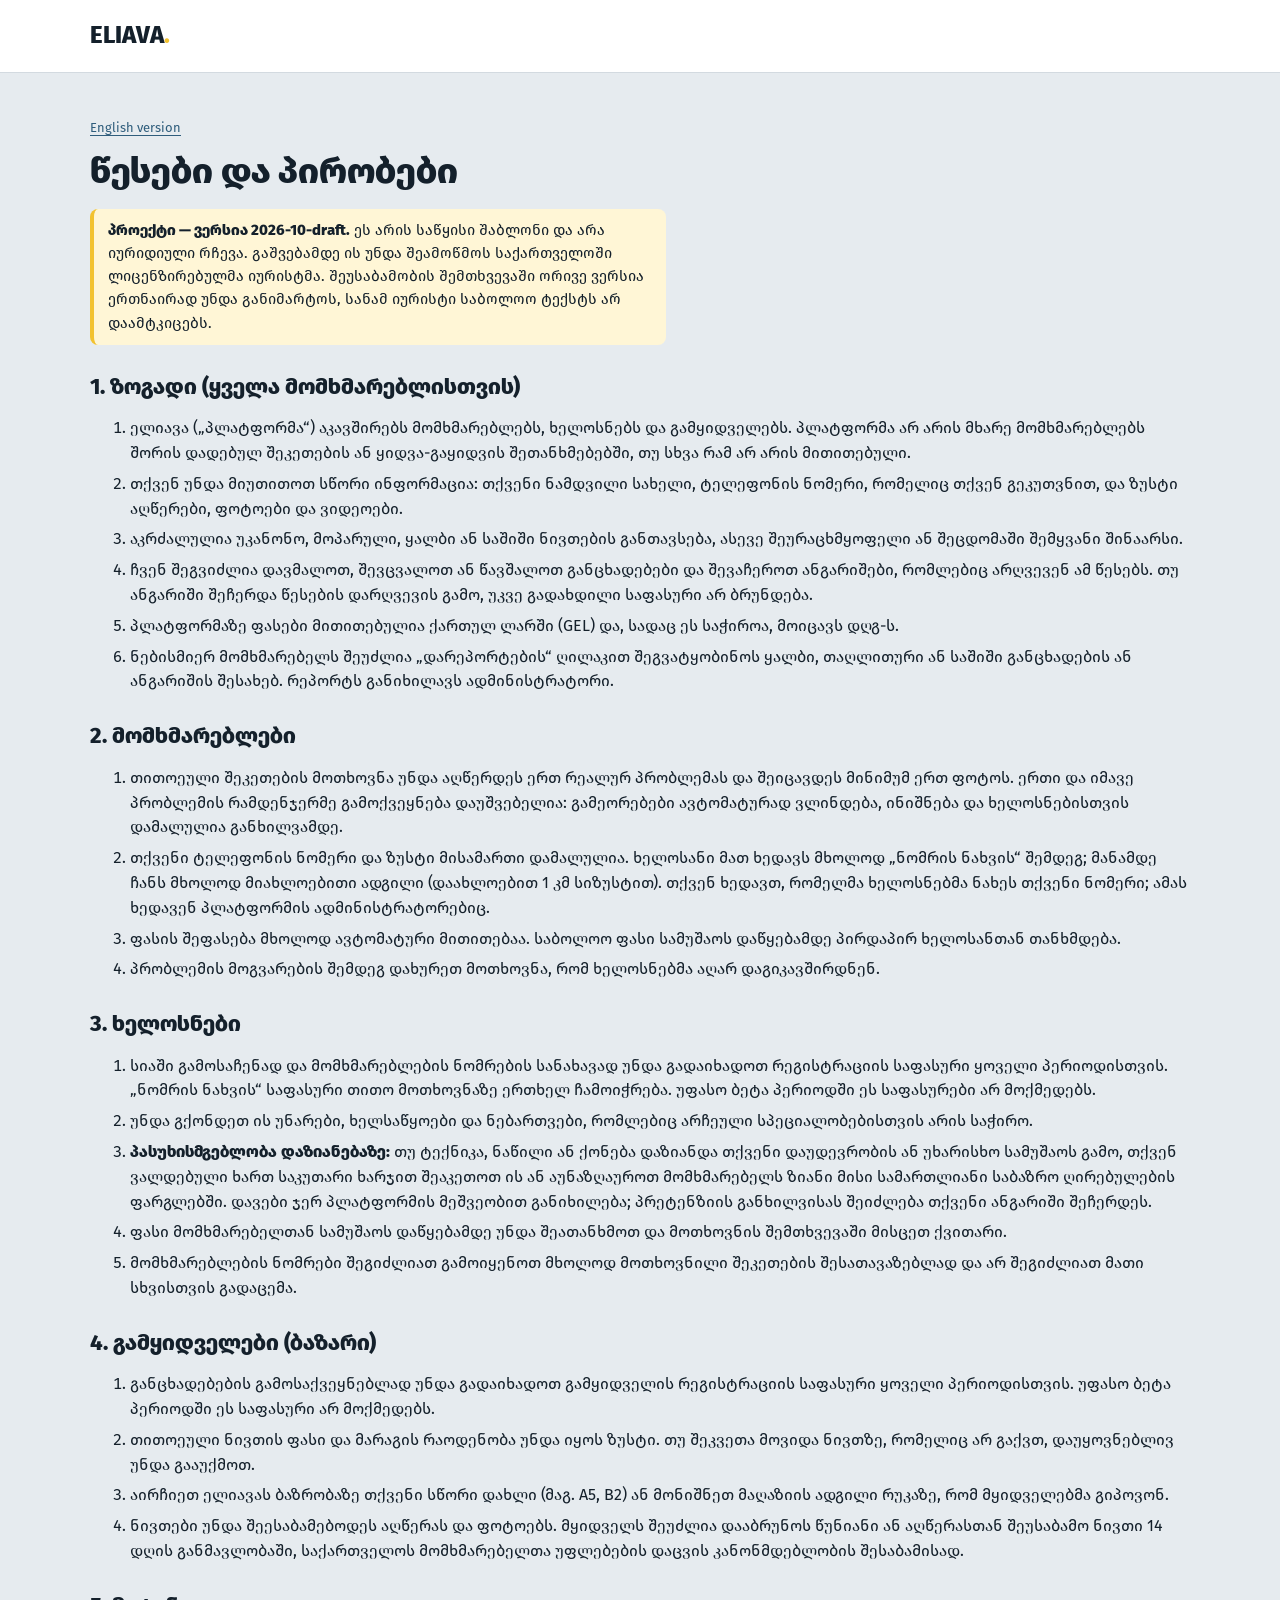
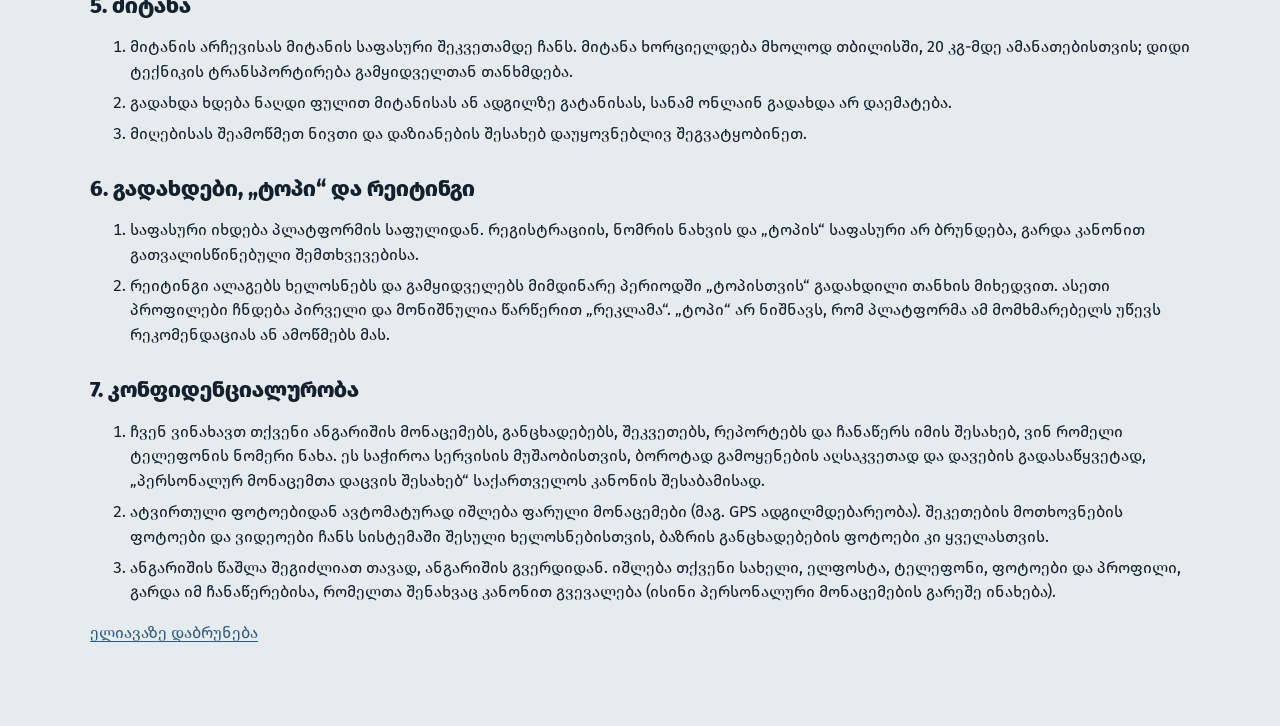
<file: web/terms-ka.html>
<!doctype html>
<html lang="ka">
<head>
  <meta charset="utf-8">
  <meta name="viewport" content="width=device-width, initial-scale=1">
  <title>წესები და პირობები — ელიავა</title>
  <meta name="description" content="ელიავას პლატფორმის წესები და პირობები მომხმარებლებისთვის, ხელოსნებისთვის და გამყიდველებისთვის.">
  <link rel="icon" href="favicon.svg" type="image/svg+xml">
  <link rel="alternate" hreflang="en" href="terms.html">
  <link rel="stylesheet" href="style.css">
</head>
<body>
  <header class="top"><div class="wrap"><a class="logo" href="index.html#/"><span class="logo-text">ELIAVA<span class="dot">.</span></span></a></div></header>
  <main class="wrap terms">
    <p class="small"><a href="terms.html" lang="en">English version</a></p>
    <h1>წესები და პირობები</h1>
    <p class="notice"><strong>პროექტი — ვერსია 2026-10-draft.</strong> ეს არის საწყისი შაბლონი და არა იურიდიული რჩევა. გაშვებამდე ის უნდა შეამოწმოს საქართველოში ლიცენზირებულმა იურისტმა. შეუსაბამობის შემთხვევაში ორივე ვერსია ერთნაირად უნდა განიმარტოს, სანამ იურისტი საბოლოო ტექსტს არ დაამტკიცებს.</p>

    <h2>1. ზოგადი (ყველა მომხმარებლისთვის)</h2>
    <ol>
      <li>ელიავა („პლატფორმა“) აკავშირებს მომხმარებლებს, ხელოსნებს და გამყიდველებს. პლატფორმა არ არის მხარე მომხმარებლებს შორის დადებულ შეკეთების ან ყიდვა-გაყიდვის შეთანხმებებში, თუ სხვა რამ არ არის მითითებული.</li>
      <li>თქვენ უნდა მიუთითოთ სწორი ინფორმაცია: თქვენი ნამდვილი სახელი, ტელეფონის ნომერი, რომელიც თქვენ გეკუთვნით, და ზუსტი აღწერები, ფოტოები და ვიდეოები.</li>
      <li>აკრძალულია უკანონო, მოპარული, ყალბი ან საშიში ნივთების განთავსება, ასევე შეურაცხმყოფელი ან შეცდომაში შემყვანი შინაარსი.</li>
      <li>ჩვენ შეგვიძლია დავმალოთ, შევცვალოთ ან წავშალოთ განცხადებები და შევაჩეროთ ანგარიშები, რომლებიც არღვევენ ამ წესებს. თუ ანგარიში შეჩერდა წესების დარღვევის გამო, უკვე გადახდილი საფასური არ ბრუნდება.</li>
      <li>პლატფორმაზე ფასები მითითებულია ქართულ ლარში (GEL) და, სადაც ეს საჭიროა, მოიცავს დღგ-ს.</li>
      <li>ნებისმიერ მომხმარებელს შეუძლია „დარეპორტების“ ღილაკით შეგვატყობინოს ყალბი, თაღლითური ან საშიში განცხადების ან ანგარიშის შესახებ. რეპორტს განიხილავს ადმინისტრატორი.</li>
    </ol>

    <h2>2. მომხმარებლები</h2>
    <ol>
      <li>თითოეული შეკეთების მოთხოვნა უნდა აღწერდეს ერთ რეალურ პრობლემას და შეიცავდეს მინიმუმ ერთ ფოტოს. ერთი და იმავე პრობლემის რამდენჯერმე გამოქვეყნება დაუშვებელია: გამეორებები ავტომატურად ვლინდება, ინიშნება და ხელოსნებისთვის დამალულია განხილვამდე.</li>
      <li>თქვენი ტელეფონის ნომერი და ზუსტი მისამართი დამალულია. ხელოსანი მათ ხედავს მხოლოდ „ნომრის ნახვის“ შემდეგ; მანამდე ჩანს მხოლოდ მიახლოებითი ადგილი (დაახლოებით 1 კმ სიზუსტით). თქვენ ხედავთ, რომელმა ხელოსნებმა ნახეს თქვენი ნომერი; ამას ხედავენ პლატფორმის ადმინისტრატორებიც.</li>
      <li>ფასის შეფასება მხოლოდ ავტომატური მითითებაა. საბოლოო ფასი სამუშაოს დაწყებამდე პირდაპირ ხელოსანთან თანხმდება.</li>
      <li>პრობლემის მოგვარების შემდეგ დახურეთ მოთხოვნა, რომ ხელოსნებმა აღარ დაგიკავშირდნენ.</li>
    </ol>

    <h2>3. ხელოსნები</h2>
    <ol>
      <li>სიაში გამოსაჩენად და მომხმარებლების ნომრების სანახავად უნდა გადაიხადოთ რეგისტრაციის საფასური ყოველი პერიოდისთვის. „ნომრის ნახვის“ საფასური თითო მოთხოვნაზე ერთხელ ჩამოიჭრება. უფასო ბეტა პერიოდში ეს საფასურები არ მოქმედებს.</li>
      <li>უნდა გქონდეთ ის უნარები, ხელსაწყოები და ნებართვები, რომლებიც არჩეული სპეციალობებისთვის არის საჭირო.</li>
      <li><strong>პასუხისმგებლობა დაზიანებაზე:</strong> თუ ტექნიკა, ნაწილი ან ქონება დაზიანდა თქვენი დაუდევრობის ან უხარისხო სამუშაოს გამო, თქვენ ვალდებული ხართ საკუთარი ხარჯით შეაკეთოთ ის ან აუნაზღაუროთ მომხმარებელს ზიანი მისი სამართლიანი საბაზრო ღირებულების ფარგლებში. დავები ჯერ პლატფორმის მეშვეობით განიხილება; პრეტენზიის განხილვისას შეიძლება თქვენი ანგარიში შეჩერდეს.</li>
      <li>ფასი მომხმარებელთან სამუშაოს დაწყებამდე უნდა შეათანხმოთ და მოთხოვნის შემთხვევაში მისცეთ ქვითარი.</li>
      <li>მომხმარებლების ნომრები შეგიძლიათ გამოიყენოთ მხოლოდ მოთხოვნილი შეკეთების შესათავაზებლად და არ შეგიძლიათ მათი სხვისთვის გადაცემა.</li>
    </ol>

    <h2>4. გამყიდველები (ბაზარი)</h2>
    <ol>
      <li>განცხადებების გამოსაქვეყნებლად უნდა გადაიხადოთ გამყიდველის რეგისტრაციის საფასური ყოველი პერიოდისთვის. უფასო ბეტა პერიოდში ეს საფასური არ მოქმედებს.</li>
      <li>თითოეული ნივთის ფასი და მარაგის რაოდენობა უნდა იყოს ზუსტი. თუ შეკვეთა მოვიდა ნივთზე, რომელიც არ გაქვთ, დაუყოვნებლივ უნდა გააუქმოთ.</li>
      <li>აირჩიეთ ელიავას ბაზრობაზე თქვენი სწორი დახლი (მაგ. A5, B2) ან მონიშნეთ მაღაზიის ადგილი რუკაზე, რომ მყიდველებმა გიპოვონ.</li>
      <li>ნივთები უნდა შეესაბამებოდეს აღწერას და ფოტოებს. მყიდველს შეუძლია დააბრუნოს წუნიანი ან აღწერასთან შეუსაბამო ნივთი 14 დღის განმავლობაში, საქართველოს მომხმარებელთა უფლებების დაცვის კანონმდებლობის შესაბამისად.</li>
    </ol>

    <h2>5. მიტანა</h2>
    <ol>
      <li>მიტანის არჩევისას მიტანის საფასური შეკვეთამდე ჩანს. მიტანა ხორციელდება მხოლოდ თბილისში, 20 კგ-მდე ამანათებისთვის; დიდი ტექნიკის ტრანსპორტირება გამყიდველთან თანხმდება.</li>
      <li>გადახდა ხდება ნაღდი ფულით მიტანისას ან ადგილზე გატანისას, სანამ ონლაინ გადახდა არ დაემატება.</li>
      <li>მიღებისას შეამოწმეთ ნივთი და დაზიანების შესახებ დაუყოვნებლივ შეგვატყობინეთ.</li>
    </ol>

    <h2>6. გადახდები, „ტოპი“ და რეიტინგი</h2>
    <ol>
      <li>საფასური იხდება პლატფორმის საფულიდან. რეგისტრაციის, ნომრის ნახვის და „ტოპის“ საფასური არ ბრუნდება, გარდა კანონით გათვალისწინებული შემთხვევებისა.</li>
      <li>რეიტინგი ალაგებს ხელოსნებს და გამყიდველებს მიმდინარე პერიოდში „ტოპისთვის“ გადახდილი თანხის მიხედვით. ასეთი პროფილები ჩნდება პირველი და მონიშნულია წარწერით „რეკლამა“. „ტოპი“ არ ნიშნავს, რომ პლატფორმა ამ მომხმარებელს უწევს რეკომენდაციას ან ამოწმებს მას.</li>
    </ol>

    <h2>7. კონფიდენციალურობა</h2>
    <ol>
      <li>ჩვენ ვინახავთ თქვენი ანგარიშის მონაცემებს, განცხადებებს, შეკვეთებს, რეპორტებს და ჩანაწერს იმის შესახებ, ვინ რომელი ტელეფონის ნომერი ნახა. ეს საჭიროა სერვისის მუშაობისთვის, ბოროტად გამოყენების აღსაკვეთად და დავების გადასაწყვეტად, „პერსონალურ მონაცემთა დაცვის შესახებ“ საქართველოს კანონის შესაბამისად.</li>
      <li>ატვირთული ფოტოებიდან ავტომატურად იშლება ფარული მონაცემები (მაგ. GPS ადგილმდებარეობა). შეკეთების მოთხოვნების ფოტოები და ვიდეოები ჩანს სისტემაში შესული ხელოსნებისთვის, ბაზრის განცხადებების ფოტოები კი ყველასთვის.</li>
      <li>ანგარიშის წაშლა შეგიძლიათ თავად, ანგარიშის გვერდიდან. იშლება თქვენი სახელი, ელფოსტა, ტელეფონი, ფოტოები და პროფილი, გარდა იმ ჩანაწერებისა, რომელთა შენახვაც კანონით გვევალება (ისინი პერსონალური მონაცემების გარეშე ინახება).</li>
    </ol>
    <p><a href="index.html#/">ელიავაზე დაბრუნება</a></p>
  </main>
</body>
</html>
</file>
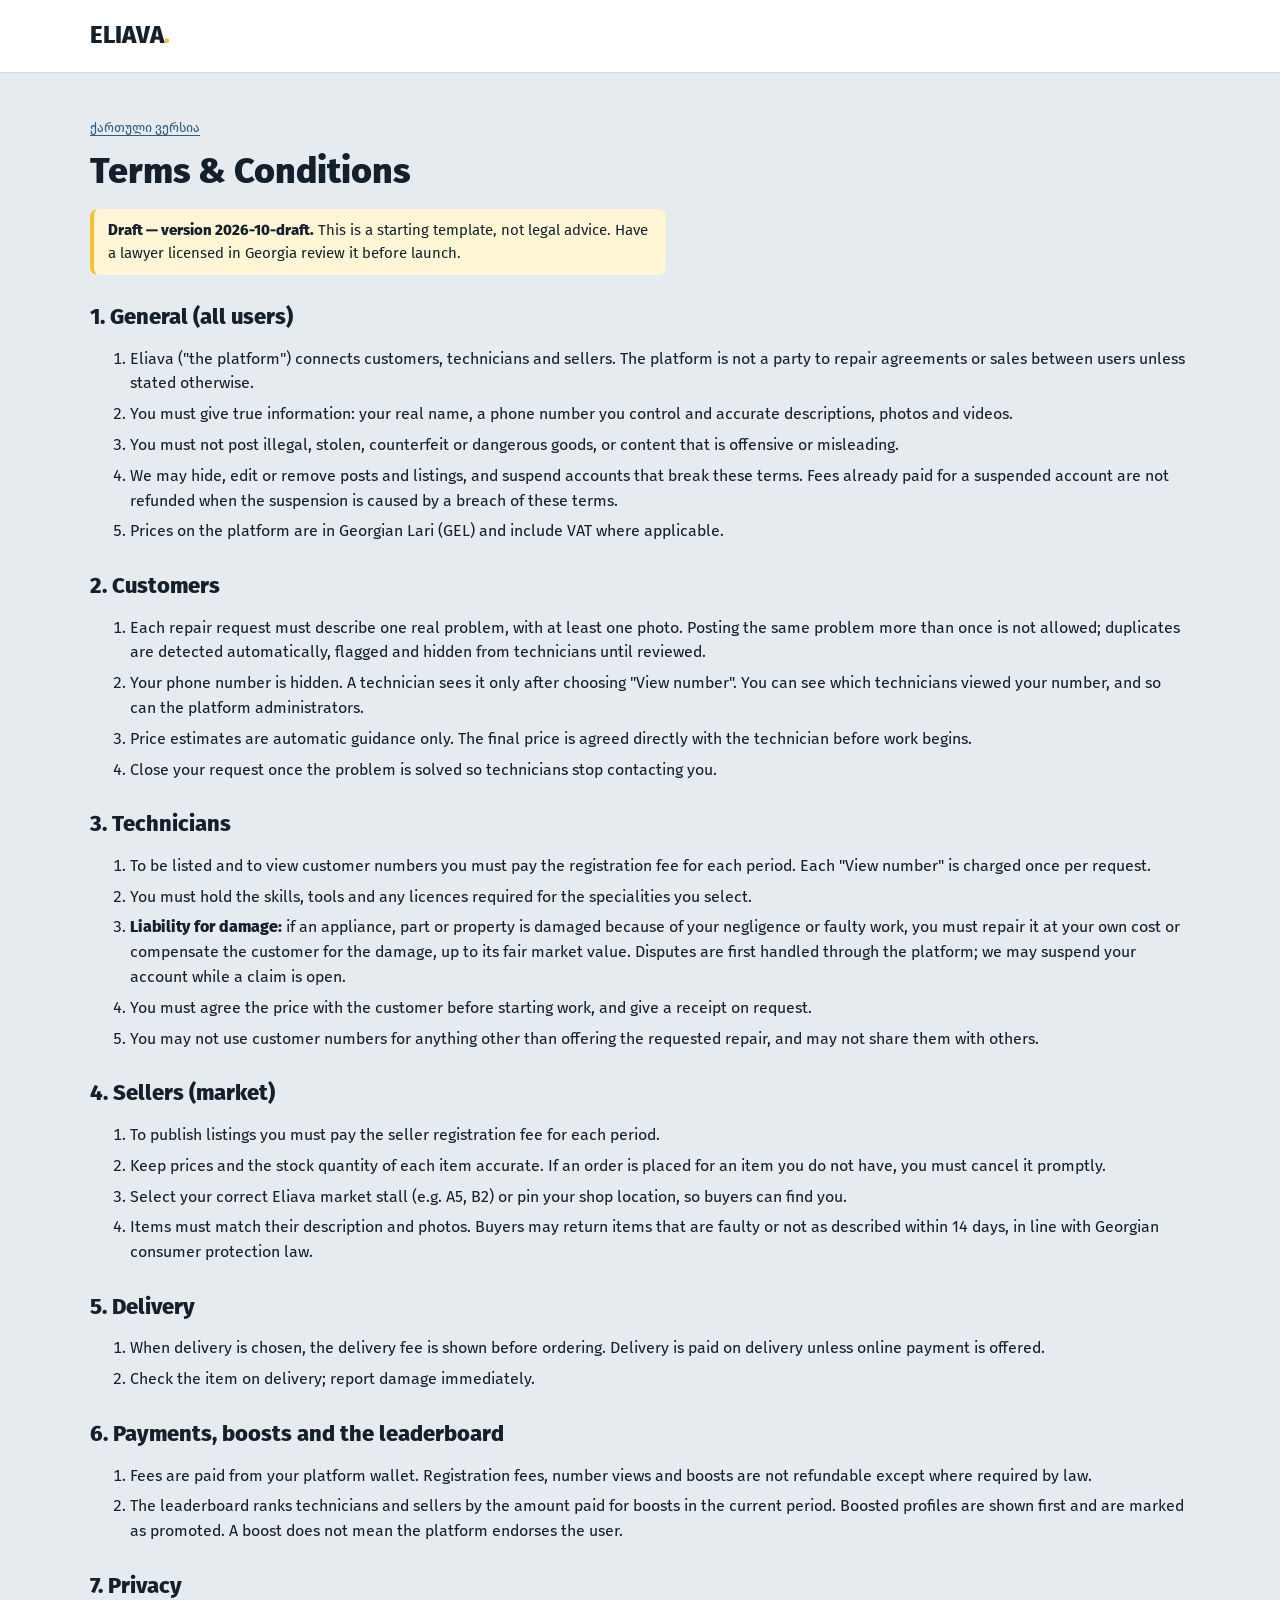
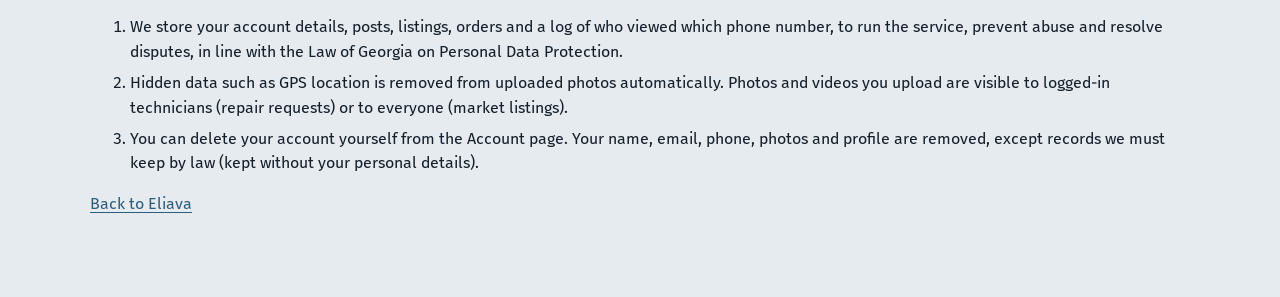
<file: web/terms.html>
<!doctype html>
<html lang="en">
<head>
  <meta charset="utf-8">
  <meta name="viewport" content="width=device-width, initial-scale=1">
  <title>Terms &amp; Conditions — Eliava</title>
  <link rel="icon" href="favicon.svg" type="image/svg+xml">
  <link rel="alternate" hreflang="ka" href="terms-ka.html">
  <link rel="stylesheet" href="style.css">
</head>
<body>
  <header class="top"><div class="wrap"><a class="logo" href="index.html#/"><span class="logo-text">ELIAVA<span class="dot">.</span></span></a></div></header>
  <main class="wrap terms">
    <p class="small"><a href="terms-ka.html" lang="ka">ქართული ვერსია</a></p>
    <h1>Terms &amp; Conditions</h1>
    <p class="notice"><strong>Draft — version 2026-10-draft.</strong> This is a starting template, not legal advice. Have a lawyer licensed in Georgia review it before launch.</p>

    <h2>1. General (all users)</h2>
    <ol>
      <li>Eliava ("the platform") connects customers, technicians and sellers. The platform is not a party to repair agreements or sales between users unless stated otherwise.</li>
      <li>You must give true information: your real name, a phone number you control and accurate descriptions, photos and videos.</li>
      <li>You must not post illegal, stolen, counterfeit or dangerous goods, or content that is offensive or misleading.</li>
      <li>We may hide, edit or remove posts and listings, and suspend accounts that break these terms. Fees already paid for a suspended account are not refunded when the suspension is caused by a breach of these terms.</li>
      <li>Prices on the platform are in Georgian Lari (GEL) and include VAT where applicable.</li>
    </ol>

    <h2>2. Customers</h2>
    <ol>
      <li>Each repair request must describe one real problem, with at least one photo. Posting the same problem more than once is not allowed; duplicates are detected automatically, flagged and hidden from technicians until reviewed.</li>
      <li>Your phone number is hidden. A technician sees it only after choosing "View number". You can see which technicians viewed your number, and so can the platform administrators.</li>
      <li>Price estimates are automatic guidance only. The final price is agreed directly with the technician before work begins.</li>
      <li>Close your request once the problem is solved so technicians stop contacting you.</li>
    </ol>

    <h2>3. Technicians</h2>
    <ol>
      <li>To be listed and to view customer numbers you must pay the registration fee for each period. Each "View number" is charged once per request.</li>
      <li>You must hold the skills, tools and any licences required for the specialities you select.</li>
      <li><strong>Liability for damage:</strong> if an appliance, part or property is damaged because of your negligence or faulty work, you must repair it at your own cost or compensate the customer for the damage, up to its fair market value. Disputes are first handled through the platform; we may suspend your account while a claim is open.</li>
      <li>You must agree the price with the customer before starting work, and give a receipt on request.</li>
      <li>You may not use customer numbers for anything other than offering the requested repair, and may not share them with others.</li>
    </ol>

    <h2>4. Sellers (market)</h2>
    <ol>
      <li>To publish listings you must pay the seller registration fee for each period.</li>
      <li>Keep prices and the stock quantity of each item accurate. If an order is placed for an item you do not have, you must cancel it promptly.</li>
      <li>Select your correct Eliava market stall (e.g. A5, B2) or pin your shop location, so buyers can find you.</li>
      <li>Items must match their description and photos. Buyers may return items that are faulty or not as described within 14 days, in line with Georgian consumer protection law.</li>
    </ol>

    <h2>5. Delivery</h2>
    <ol>
      <li>When delivery is chosen, the delivery fee is shown before ordering. Delivery is paid on delivery unless online payment is offered.</li>
      <li>Check the item on delivery; report damage immediately.</li>
    </ol>

    <h2>6. Payments, boosts and the leaderboard</h2>
    <ol>
      <li>Fees are paid from your platform wallet. Registration fees, number views and boosts are not refundable except where required by law.</li>
      <li>The leaderboard ranks technicians and sellers by the amount paid for boosts in the current period. Boosted profiles are shown first and are marked as promoted. A boost does not mean the platform endorses the user.</li>
    </ol>

    <h2>7. Privacy</h2>
    <ol>
      <li>We store your account details, posts, listings, orders and a log of who viewed which phone number, to run the service, prevent abuse and resolve disputes, in line with the Law of Georgia on Personal Data Protection.</li>
      <li>Hidden data such as GPS location is removed from uploaded photos automatically. Photos and videos you upload are visible to logged-in technicians (repair requests) or to everyone (market listings).</li>
      <li>You can delete your account yourself from the Account page. Your name, email, phone, photos and profile are removed, except records we must keep by law (kept without your personal details).</li>
    </ol>
    <p><a href="index.html#/">Back to Eliava</a></p>
  </main>
</body>
</html>
</file>
<file: web/style.css>
@font-face { font-family: "FiraGO"; src: url("fonts/FiraGO-Regular.woff2") format("woff2"); font-weight: 400; font-display: swap; }
@font-face { font-family: "FiraGO"; src: url("fonts/FiraGO-SemiBold.woff2") format("woff2"); font-weight: 600; font-display: swap; }
@font-face { font-family: "FiraGO"; src: url("fonts/FiraGO-ExtraBold.woff2") format("woff2"); font-weight: 800; font-display: swap; }
/* Eliava tokens: wire colours on galvanised steel. ink/steel 14.8:1, brick/white 7.6:1, blue/white 6.9:1 */
:root {
  --steel: #E6EBEF; --panel: #FFFFFF; --ink: #14202B; --brick: #A12C13; --wire: #F2C230; --blue: #2F5D7C;
  --soft: #F3F5F7; --line: #D3DAE0; --quiet: #4D5B68;
  --r-control: 8px; --r-panel: 16px;
  --font: "FiraGO", "Noto Sans Georgian", system-ui, sans-serif;
}
* { box-sizing: border-box; }
html { -webkit-text-size-adjust: 100%; }
body { margin: 0; min-height: 100vh; display: flex; flex-direction: column; font-family: var(--font); font-size: 16px; line-height: 1.55; background: var(--steel); color: var(--ink); }
a { color: var(--blue); text-underline-offset: 3px; }
a:hover { color: var(--ink); }
img, video { max-width: 100%; }
.icon { width: 1.15em; height: 1.15em; flex: none; vertical-align: -.2em; }
.sr-only { position: absolute; width: 1px; height: 1px; padding: 0; margin: -1px; overflow: hidden; clip: rect(0 0 0 0); white-space: nowrap; border: 0; }
.wrap { max-width: 1140px; margin: 0 auto; width: 100%; }

/* header */
header.top { background: var(--ink); color: var(--panel); position: sticky; top: 0; z-index: 1000; }
header.top .wrap { display: flex; align-items: center; gap: 22px; padding: 0 20px; min-height: 62px; }
header.top .logo { font-weight: 800; font-size: 20px; color: var(--panel); text-decoration: none; display: flex; align-items: center; gap: 10px; }
header.top .logo .dot { color: var(--wire); }
.logo-mark { width: 32px; height: 32px; border-radius: 50%; background: var(--wire); display: grid; place-items: center; }
.logo-mark .icon { width: 18px; height: 18px; }
.logo-mark svg { stroke: var(--ink); }
header.top nav { display: flex; gap: 2px; flex: 1; min-width: 0; align-items: center; }
header.top nav a { color: #C9D3DC; text-decoration: none; padding: 8px 12px; border-radius: var(--r-control); font-size: 15px; white-space: nowrap; }
header.top nav a:hover { color: var(--panel); background: rgba(255, 255, 255, .08); }
header.top nav a.active { color: var(--panel); box-shadow: inset 0 -3px 0 var(--wire); border-radius: 0; }
header.top nav a.cta { color: var(--panel); background: var(--brick); margin-left: 10px; font-weight: 600; box-shadow: none; border-radius: var(--r-control); }
header.top nav a.cta:hover { background: #87240F; }
.userbox { display: flex; gap: 8px; align-items: center; margin-left: auto; }
.userbox .btn { min-height: 38px; padding: 7px 14px; }
.userbox .btn.secondary { background: transparent; color: var(--panel); border-color: #51606E; }
.userbox .btn.secondary:hover { background: rgba(255, 255, 255, .08); }
.lang { background: transparent; color: #C9D3DC; border: 1px solid #51606E; padding: 5px 9px; font-size: 13px; min-height: 36px; border-radius: var(--r-control); }
.lang:hover { color: var(--panel); background: rgba(255, 255, 255, .08); }
.menu { position: relative; }
.menu > summary { list-style: none; cursor: pointer; display: flex; align-items: center; gap: 8px; padding: 3px 12px 3px 3px; border-radius: 999px; color: var(--panel); font-size: 15px; }
.menu > summary::-webkit-details-marker { display: none; }
.menu > summary:hover, .menu[open] > summary { background: rgba(255, 255, 255, .1); }
.menu .who { max-width: 150px; overflow: hidden; text-overflow: ellipsis; white-space: nowrap; }
.menu-list { position: absolute; right: 0; top: calc(100% + 10px); background: var(--panel); color: var(--ink); border-radius: var(--r-panel); border: 1px solid var(--line); min-width: 240px; padding: 8px; z-index: 1100; }
.menu-list .menu-head { padding: 8px 10px 12px; border-bottom: 1px solid var(--line); margin-bottom: 6px; }
.menu-list a, .menu-list button { display: flex; align-items: center; justify-content: flex-start; gap: 10px; width: 100%; padding: 9px 10px; border-radius: var(--r-control); color: var(--ink); text-decoration: none; background: none; font-weight: 400; font-size: 15px; text-align: left; border: 0; min-height: 0; }
.menu-list a:hover, .menu-list button:hover { background: var(--soft); }
.menu-list .sep { border-top: 1px solid var(--line); margin: 6px 0; }
.avatar { width: 34px; height: 34px; border-radius: 50%; background: var(--wire); color: var(--ink); display: grid; place-items: center; font-weight: 800; font-size: 13px; flex: none; }
.avatar.lg { width: 52px; height: 52px; font-size: 18px; }
.menu > summary .avatar { width: 30px; height: 30px; font-size: 12px; }
.tabbar { display: none; }

main.wrap { flex: 1; padding: 32px 20px 64px; }
h1 { font-size: 2.25rem; line-height: 1.15; margin: 0 0 16px; font-weight: 800; }
h2 { font-size: 1.375rem; line-height: 1.25; margin: 40px 0 14px; font-weight: 800; }
h3 { margin: 0 0 6px; font-size: 1rem; font-weight: 600; }
p { max-width: 72ch; }
.page-head { display: flex; gap: 12px; align-items: flex-end; justify-content: space-between; flex-wrap: wrap; margin-bottom: 18px; }
.page-head h1 { margin: 0; }
.lead { color: var(--quiet); margin: -6px 0 22px; font-size: 1.0625rem; }
.muted { color: var(--quiet); font-size: .9375rem; }
.small { font-size: .8125rem; }

.card { background: var(--panel); border-radius: var(--r-panel); padding: 22px; }
.card > :first-child, .empty > :first-child { margin-top: 0; }
.card > :last-child { margin-bottom: 0; }
.card h2 { font-size: 1.125rem; margin: 0 0 10px; }
.mt { margin-top: 18px; }
.grid { display: grid; gap: 16px; grid-template-columns: repeat(auto-fill, minmax(290px, 1fr)); }
.grid-3 { display: grid; gap: 16px; grid-template-columns: repeat(auto-fit, minmax(280px, 1fr)); }
.row { display: flex; gap: 12px; flex-wrap: wrap; align-items: flex-end; }
.row > * { flex: 1 1 180px; min-width: 0; }
.row > .actions, .row > .shrink { flex: 0 0 auto; }
.actions { display: flex; gap: 10px; flex-wrap: wrap; align-items: center; }
.stack > * + * { margin-top: 14px; }
.filters { display: grid; gap: 14px; grid-template-columns: repeat(auto-fit, minmax(190px, 1fr)); align-items: end; }
.filters .actions { justify-content: flex-end; }
.filters .check { min-height: 44px; }
.code { display: inline-grid; place-items: center; min-width: 38px; height: 26px; padding: 0 6px; border-radius: 6px; background: var(--wire); color: var(--ink); font-weight: 800; font-size: .8125rem; font-variant-numeric: tabular-nums; }
.tag { display: inline-block; background: var(--wire); color: var(--ink); font-size: .875rem; font-weight: 600; padding: 4px 12px; border-radius: 999px; }

/* forms */
label { display: block; font-size: .9375rem; font-weight: 600; color: var(--ink); margin-bottom: 6px; }
input, select, textarea { width: 100%; min-height: 46px; padding: 10px 12px; border: 1px solid #A9B5C0; border-radius: var(--r-control); font: inherit; background: var(--panel); color: var(--ink); }
input:focus, select:focus, textarea:focus { border-color: var(--blue); outline: 3px solid var(--wire); outline-offset: 0; }
textarea { min-height: 110px; resize: vertical; }
input[type=checkbox] { width: 18px; height: 18px; min-height: 0; margin: 0 8px 0 0; accent-color: var(--blue); flex: none; }
.check { display: flex; align-items: center; font-weight: 400; font-size: .9375rem; margin: 0; cursor: pointer; }
.hint { font-size: .875rem; color: var(--quiet); margin-top: 6px; font-weight: 400; }
fieldset { border: 0; padding: 0; margin: 0; min-width: 0; }
legend { font-size: .9375rem; font-weight: 600; margin-bottom: 8px; padding: 0; }
.section-title { display: flex; align-items: center; gap: 12px; font-size: 1.125rem; margin: 0 0 14px; }
.section-title .num { width: 30px; height: 30px; border-radius: 50%; background: var(--ink); color: var(--panel); display: grid; place-items: center; font-size: .9375rem; flex: none; }
.form-section + .form-section { border-top: 1px solid var(--line); padding-top: 22px; margin-top: 22px; }
.chips { display: flex; flex-wrap: wrap; gap: 8px; }
.chip { display: inline-flex; align-items: center; margin: 0; padding: 8px 14px; border: 1px solid #A9B5C0; border-radius: 999px; font-weight: 400; font-size: .9375rem; cursor: pointer; background: var(--panel); }
.chip input { width: 16px; height: 16px; margin-right: 6px; }
.chip:has(input:checked) { background: var(--ink); border-color: var(--ink); color: var(--panel); }
.chip:focus-within, .upload:focus-within { outline: 3px solid var(--wire); outline-offset: 2px; }
.upload { display: flex; align-items: center; gap: 14px; padding: 16px; border: 2px dashed #A9B5C0; border-radius: var(--r-panel); cursor: pointer; margin: 0; font-weight: 400; background: var(--soft); }
.upload:hover { border-color: var(--blue); }
.upload input { position: absolute; width: 1px; height: 1px; opacity: 0; }
.upload .upload-icon { width: 46px; height: 46px; border-radius: 50%; background: var(--blue); color: var(--panel); display: grid; place-items: center; flex: none; }
.upload strong { display: block; font-weight: 600; }
.upload .hint { margin-top: 2px; }
.map-head { display: flex; align-items: center; justify-content: space-between; gap: 10px; flex-wrap: wrap; margin-bottom: 8px; }
.loc-status { font-size: .875rem; color: var(--quiet); display: inline-flex; align-items: center; gap: 6px; }
.loc-status.set { color: var(--blue); font-weight: 600; }

/* buttons */
button, .btn { display: inline-flex; align-items: center; justify-content: center; gap: 8px; min-height: 46px; border: 1px solid var(--brick); border-radius: var(--r-control); background: var(--brick); color: var(--panel); padding: 10px 18px; font: inherit; font-size: 1rem; font-weight: 600; cursor: pointer; text-decoration: none; text-align: center; line-height: 1.2; }
button:hover, .btn:hover { background: #87240F; border-color: #87240F; color: var(--panel); }
button.secondary, .btn.secondary, .btn.ghost { background: var(--panel); color: var(--ink); border-color: #A9B5C0; }
button.secondary:hover, .btn.secondary:hover, .btn.ghost:hover { background: var(--soft); color: var(--ink); border-color: var(--ink); }
button.accent, .btn.accent { background: var(--wire); border-color: var(--wire); color: var(--ink); }
button.accent:hover { background: #DDAE1B; border-color: #DDAE1B; color: var(--ink); }
button.danger, .btn.danger { background: var(--panel); color: var(--brick); border-color: var(--brick); }
button.danger:hover { background: var(--brick); color: var(--panel); }
button.small, .btn.small { min-height: 36px; padding: 5px 12px; font-size: .875rem; }
button:disabled { opacity: .5; cursor: default; }
button.link { background: none; color: var(--quiet); padding: 4px 0; min-height: 0; font-weight: 400; font-size: .875rem; text-decoration: underline; border: 0; }
button.link:hover { background: none; color: var(--brick); }
button[aria-busy="true"] { cursor: progress; }
.btn-block { width: 100%; }

.badge { display: inline-flex; align-items: center; gap: 4px; font-size: .8125rem; padding: 3px 10px; border-radius: 999px; background: var(--soft); border: 1px solid var(--line); color: var(--ink); margin: 2px 4px 2px 0; text-decoration: none; white-space: nowrap; max-width: 100%; overflow: hidden; text-overflow: ellipsis; }
a.badge:hover { border-color: var(--blue); color: var(--blue); }
.badge.top { background: var(--wire); border-color: var(--wire); font-weight: 600; }
.badge.warn { background: var(--brick); border-color: var(--brick); color: var(--panel); }
.badge.ok { background: var(--blue); border-color: var(--blue); color: var(--panel); }
.price { font-size: 1.375rem; font-weight: 800; font-variant-numeric: tabular-nums; }
.meta { display: flex; flex-wrap: wrap; gap: 4px 16px; color: var(--quiet); font-size: .9375rem; margin: 8px 0; }
.meta span { display: inline-flex; align-items: center; gap: 5px; }
.clamp { display: -webkit-box; -webkit-line-clamp: 3; -webkit-box-orient: vertical; overflow: hidden; }

/* maps */
.map { height: 340px; border-radius: var(--r-control); z-index: 0; }
.map.tall { height: 460px; }
.map.short { height: 240px; }
.stall-list { display: flex; flex-wrap: wrap; gap: 8px; margin: 16px 0 4px; }
.stall-list button { min-height: 38px; padding: 6px 12px; background: var(--soft); color: var(--ink); border: 1px solid var(--line); font-weight: 400; font-size: .875rem; }
.stall-list button:hover { border-color: var(--blue); }
.stall-list button[aria-pressed="true"] { background: var(--blue); color: var(--panel); border-color: var(--blue); }
.stall-dot { background: var(--ink); color: var(--panel); border-radius: 6px; padding: 2px 7px; font-weight: 800; font-size: 12px; border: 0; box-shadow: none; }
.stall-dot::before { display: none; }

/* media */
.thumbs { display: flex; gap: 6px; flex-wrap: wrap; margin: 10px 0; }
.thumbs img, .thumbs video { width: 96px; height: 72px; object-fit: cover; border-radius: var(--r-control); background: var(--ink); }
.cover { width: 100%; aspect-ratio: 4 / 3; object-fit: cover; border-radius: 10px; background: var(--soft); display: block; margin-bottom: 14px; }
.cover.placeholder { display: grid; place-items: center; color: #8996A3; }
.cover.placeholder .icon { width: 40px; height: 40px; }
.previews { display: flex; gap: 10px; flex-wrap: wrap; margin-top: 10px; }
.previews:empty { display: none; }
.preview { position: relative; }
.preview img, .preview video { width: 96px; height: 72px; object-fit: cover; border-radius: var(--r-control); background: var(--ink); display: block; }
.preview button { position: absolute; top: -9px; right: -9px; width: 28px; height: 28px; min-height: 0; padding: 0; border-radius: 50%; background: var(--brick); border: 2px solid var(--panel); line-height: 1; }

.item { display: flex; flex-direction: column; }
.item .grow { flex: 1; }
.item .foot { display: flex; align-items: center; justify-content: space-between; gap: 8px; flex-wrap: wrap; margin-top: 14px; padding-top: 14px; border-top: 1px solid var(--line); }
.item h2 { font-size: 1.125rem; margin: 0 0 6px; }
.person { display: flex; gap: 14px; align-items: center; margin-bottom: 12px; }
.person h2 { margin: 0; }

/* home: the price check is the one bold thing */
.check-hero { background: var(--panel); border-radius: 24px; padding: 44px 44px 36px; }
.check-hero h1 { font-size: clamp(2.75rem, 7vw, 5.5rem); line-height: .98; letter-spacing: -.02em; margin: 0 0 10px; }
.check-hero .sub { font-size: 1.125rem; color: var(--quiet); margin: 0 0 26px; max-width: 54ch; }
.appliances { display: flex; flex-wrap: wrap; gap: 10px; }
.appliances button { min-height: 50px; padding: 10px 18px; background: var(--steel); color: var(--ink); border: 2px solid transparent; font-weight: 600; border-radius: 999px; }
.appliances button:hover { border-color: var(--ink); background: var(--steel); color: var(--ink); }
.appliances button[aria-pressed="true"] { background: var(--ink); color: var(--panel); border-color: var(--ink); }
.answer { margin-top: 28px; min-height: 132px; border-top: 2px solid var(--steel); padding-top: 24px; display: flex; gap: 20px 40px; align-items: flex-end; flex-wrap: wrap; }
.answer .range { font-size: clamp(2.5rem, 6vw, 4.25rem); font-weight: 800; line-height: 1; font-variant-numeric: tabular-nums lining-nums; }
.answer .range small { font-size: .45em; font-weight: 600; color: var(--quiet); }
.answer p { margin: 8px 0 0; color: var(--quiet); }
.answer .actions { margin-left: auto; }
.answer.idle { color: var(--quiet); align-items: center; }
.answer.live .range { animation: settle .35s ease-out; }
@keyframes settle { from { opacity: 0; transform: translateY(8px); } to { opacity: 1; transform: none; } }
.home-lower { display: grid; grid-template-columns: minmax(0, 3fr) minmax(0, 2fr); gap: 16px; margin-top: 16px; }
.steps { list-style: none; padding: 0; margin: 0; counter-reset: step; }
.steps li { counter-increment: step; display: grid; grid-template-columns: 36px 1fr; gap: 14px; padding: 14px 0; border-top: 1px solid var(--line); }
.steps li:first-child { border-top: 0; padding-top: 4px; }
.steps li::before { content: counter(step); width: 36px; height: 36px; border-radius: 50%; background: var(--ink); color: var(--panel); display: grid; place-items: center; font-weight: 800; }
.steps strong { display: block; font-weight: 600; }
.safe-list { list-style: none; padding: 0; margin: 0; }
.safe-list li { display: grid; grid-template-columns: 24px 1fr; gap: 12px; padding: 10px 0; }
.safe-list .icon { color: var(--blue); width: 22px; height: 22px; margin-top: 2px; }
.pros { margin-top: 16px; background: var(--ink); color: var(--panel); border-radius: var(--r-panel); padding: 28px; display: flex; justify-content: space-between; align-items: center; gap: 20px; flex-wrap: wrap; }
.pros h2 { margin: 0 0 4px; font-size: 1.375rem; }
.pros p { margin: 0; color: #C9D3DC; }
.pros .btn.accent:hover { background: var(--panel); border-color: var(--panel); }
.pros .btn.ghost { background: transparent; color: var(--panel); border-color: #51606E; }
.pros .btn.ghost:hover { background: rgba(255, 255, 255, .08); color: var(--panel); }

.estimate { background: var(--soft); border-left: 4px solid var(--blue); border-radius: var(--r-control); padding: 12px 14px; }
.flash { position: fixed; right: 16px; bottom: 16px; padding: 13px 16px; border-radius: var(--r-control); color: var(--panel); background: var(--ink); max-width: 380px; z-index: 2000; }
.flash.error { background: var(--brick); }
.table-wrap { overflow-x: auto; background: var(--panel); border-radius: var(--r-panel); }
table { width: 100%; border-collapse: collapse; font-size: .9375rem; }
th, td { text-align: left; padding: 11px 14px; border-bottom: 1px solid var(--line); vertical-align: top; }
tr:last-child td { border-bottom: 0; }
th { font-weight: 600; color: var(--quiet); font-size: .875rem; }
.tabs { display: inline-flex; gap: 4px; margin-bottom: 16px; background: var(--panel); padding: 4px; border-radius: 999px; }
.tabs button { background: transparent; color: var(--ink); border: 0; min-height: 38px; padding: 6px 18px; border-radius: 999px; font-weight: 400; }
.tabs button:hover { background: var(--soft); color: var(--ink); }
.tabs button.on { background: var(--ink); color: var(--panel); }
.danger-zone { border: 1px solid #E3B4A8; }
.danger-zone h2 { color: var(--brick); }
.terms h2 { margin-top: 28px; } .terms li { margin: 6px 0; }
.notice { background: #FFF6D6; border-left: 4px solid var(--wire); border-radius: var(--r-control); padding: 10px 14px; font-size: .9375rem; }
.empty { text-align: center; padding: 36px 20px; grid-column: 1 / -1; }
.empty .empty-icon { width: 56px; height: 56px; border-radius: 50%; background: var(--steel); color: var(--blue); display: grid; place-items: center; margin: 0 auto 12px; }
.empty .empty-icon .icon { width: 26px; height: 26px; }
.empty p { max-width: 56ch; margin: 0 auto; }
.empty .actions { justify-content: center; margin-top: 16px; }
footer { color: var(--quiet); font-size: .875rem; padding: 24px 0; }
footer .wrap { padding: 0 20px; display: flex; gap: 8px 18px; flex-wrap: wrap; justify-content: space-between; border-top: 1px solid #C6CFD7; padding-top: 20px; }
footer nav { display: flex; gap: 18px; flex-wrap: wrap; }
dialog { border: 0; border-radius: var(--r-panel); padding: 24px; max-width: 460px; width: calc(100% - 32px); background: var(--panel); color: var(--ink); }
dialog::backdrop { background: rgba(20, 32, 43, .55); }
body.busy::before { content: ""; position: fixed; top: 0; left: 0; height: 3px; width: 35%; z-index: 3000; background: var(--wire); animation: busy 1s linear infinite; }
@keyframes busy { from { transform: translateX(-100%); } to { transform: translateX(300%); } }
:focus-visible { outline: 3px solid var(--wire); outline-offset: 2px; }
[tabindex="-1"]:focus { outline: none; }
h1, h2, h3, .card p { overflow-wrap: anywhere; }

@media (max-width: 980px) {
  header.top nav a { padding: 8px 8px; }
  .home-lower { grid-template-columns: 1fr; }
}
@media (max-width: 760px) {
  body { padding-bottom: calc(64px + env(safe-area-inset-bottom)); }
  header.top .wrap { min-height: 56px; gap: 10px; padding: 0 14px; }
  header.top nav { display: none; }
  .userbox .signup { display: none; }
  .menu .who { display: none; }
  .menu > summary { padding: 2px; }
  .tabbar { display: flex; position: fixed; bottom: 0; left: 0; right: 0; z-index: 1000; height: calc(64px + env(safe-area-inset-bottom)); background: var(--panel); border-top: 1px solid var(--line); padding: 4px 4px env(safe-area-inset-bottom); }
  .tabbar a { flex: 1; display: flex; flex-direction: column; align-items: center; justify-content: center; gap: 3px; padding: 4px 2px; color: var(--quiet); text-decoration: none; font-size: 11px; text-align: center; line-height: 1.2; min-width: 0; border-radius: var(--r-control); }
  .tabbar a span { max-width: 100%; overflow: hidden; text-overflow: ellipsis; white-space: nowrap; }
  .tabbar a .icon { width: 22px; height: 22px; }
  .tabbar a.active { color: var(--ink); font-weight: 600; }
  .tabbar a.active .icon { color: var(--blue); }
  .tabbar a.cta .icon { background: var(--brick); color: var(--panel); border-radius: 50%; width: 34px; height: 34px; padding: 7px; }
  .flash { left: 12px; right: 12px; bottom: calc(76px + env(safe-area-inset-bottom)); max-width: none; }
  main.wrap { padding: 16px 12px 36px; }
  h1 { font-size: 1.75rem; } h2 { font-size: 1.25rem; }
  .check-hero { padding: 26px 18px 22px; border-radius: 20px; }
  .check-hero .sub { font-size: 1rem; }
  .appliances { flex-wrap: nowrap; overflow-x: auto; margin: 0 -18px; padding: 0 18px 6px; scrollbar-width: none; }
  .appliances button { min-height: 44px; padding: 8px 14px; font-size: .9375rem; flex: none; white-space: nowrap; }
  .answer { min-height: 0; }
  .answer .actions { margin-left: 0; width: 100%; } .answer .actions .btn { flex: 1; }
  .pros .actions .btn { flex: 1 1 100%; white-space: normal; }
  .card { padding: 18px; }
  .map { height: 280px; } .map.tall { height: 340px; }
  .filters .actions { justify-content: stretch; } .filters .actions > * { flex: 1; }
}
@media (pointer: coarse) {
  button, .btn, input, select { min-height: 44px; }
  .preview button { min-height: 0; width: 32px; height: 32px; }
  button.link { min-height: 32px; }
}
@media (prefers-reduced-motion: reduce) { body.busy::before, .answer.live .range { animation: none; } }
@media print { header.top, .tabbar, footer { display: none; } }

/* marketplace home (approved mockup) */
.beta { background: var(--ink); color: var(--panel); text-align: center; font-size: .8125rem; padding: 6px 12px; }
.beta:empty { display: none; }
header.top { background: var(--panel); color: var(--ink); border-bottom: 1px solid var(--line); }
header.top .wrap { min-height: 72px; gap: 16px; }
header.top .logo { color: var(--ink); font-size: 24px; gap: 8px; }
header.top .logo .ge { background: var(--wire); font-size: 12px; padding: 2px 6px; border-radius: 6px; font-weight: 800; }
.logo-mark { display: none; }
.topsearch { flex: 1; display: flex; border: 2px solid var(--ink); border-radius: 10px; overflow: hidden; height: 48px; min-width: 0; }
.topsearch input { flex: 1; border: 0; border-radius: 0; min-height: 0; height: 100%; }
.topsearch input:focus { outline: none; }
.topsearch:focus-within { outline: 3px solid var(--wire); }
.topsearch button { border: 0; border-radius: 0; background: var(--ink); width: 56px; min-height: 0; padding: 0; }
.addbtn { white-space: nowrap; }
.navrow { padding: 0 20px; }
header.top .navrow nav { display: flex; gap: 22px; padding-bottom: 10px; overflow-x: auto; }
header.top .navrow nav a { color: var(--ink); padding: 4px 0; border-radius: 0; }
header.top .navrow nav a:hover { background: none; color: var(--blue); }
header.top .navrow nav a.active { color: var(--blue); font-weight: 600; box-shadow: inset 0 -3px 0 var(--wire); }
.userbox .btn.secondary { background: var(--panel); color: var(--ink); border-color: #A9B5C0; }
.lang { color: var(--ink); border-color: #A9B5C0; }
.lang:hover { background: var(--soft); color: var(--ink); }
.menu > summary { color: var(--ink); }
.menu > summary:hover, .menu[open] > summary { background: var(--soft); }
.tiles { display: grid; grid-template-columns: repeat(auto-fill, minmax(118px, 1fr)); gap: 10px; margin-bottom: 22px; }
.tile { background: var(--panel); border-radius: 12px; padding: 14px 8px; text-align: center; color: var(--ink); text-decoration: none; display: flex; flex-direction: column; align-items: center; gap: 4px; font-size: .875rem; border: 2px solid transparent; }
.tile .icon { width: 26px; height: 26px; color: var(--blue); margin-bottom: 4px; }
.tile small { color: var(--quiet); font-size: .75rem; }
.tile:hover { border-color: var(--ink); color: var(--ink); }
.home-cols { display: grid; grid-template-columns: minmax(0, 2fr) minmax(0, 1fr); gap: 18px; align-items: start; }
.sec-head { display: flex; justify-content: space-between; align-items: baseline; gap: 10px; }
.sec-head h2 { margin: 0 0 12px; font-size: 1.25rem; }
.feed { background: var(--panel); border-radius: var(--r-panel); overflow: hidden; }
.req { display: grid; grid-template-columns: 56px 1fr auto; gap: 14px; padding: 14px 18px; border-top: 1px solid var(--line); align-items: center; }
.req:first-child { border-top: 0; }
.req-icon { width: 56px; height: 56px; border-radius: 10px; background: var(--steel); color: var(--blue); display: grid; place-items: center; }
.req-icon .icon { width: 26px; height: 26px; }
.req strong { font-weight: 600; }
.req .meta { font-size: .8125rem; margin: 4px 0 0; }
.req-est { text-align: right; }
.req-est small { display: block; color: var(--quiet); font-size: .75rem; }
.req-est b { font-size: 1.125rem; font-weight: 800; font-variant-numeric: tabular-nums; white-space: nowrap; }
.cta-box { background: var(--ink); color: var(--panel); border-radius: var(--r-panel); padding: 22px; margin-bottom: 16px; }
.cta-box h2 { margin: 0 0 6px; font-size: 1.25rem; }
.cta-box p { margin: 0 0 16px; color: #C9D3DC; font-size: .9375rem; }
.tech-row { display: flex; gap: 12px; align-items: center; padding: 10px 0; border-top: 1px solid var(--line); color: var(--ink); text-decoration: none; }
.tech-row strong { display: block; font-weight: 600; }
.tech-row small { color: var(--quiet); font-size: .8125rem; }
.tech-row .km { margin-left: auto; color: var(--blue); font-weight: 600; font-size: .875rem; white-space: nowrap; }
.tech-row:hover strong { color: var(--blue); }
.shelf { display: grid; grid-template-columns: repeat(auto-fill, minmax(220px, 1fr)); gap: 14px; }
.part { background: var(--panel); border-radius: 12px; overflow: hidden; color: var(--ink); text-decoration: none; position: relative; display: flex; flex-direction: column; padding-bottom: 12px; }
.part .cover { border-radius: 0; margin: 0 0 10px; aspect-ratio: 16 / 10; }
.part strong, .part small { padding: 0 12px; }
.part strong { font-weight: 600; font-size: .9375rem; }
.part small { color: var(--quiet); font-size: .8125rem; }
.price-tag { position: absolute; left: 10px; top: 10px; background: var(--wire); font-weight: 800; padding: 3px 9px; border-radius: 6px; font-variant-numeric: tabular-nums; }
@media (max-width: 980px) { .home-cols { grid-template-columns: 1fr; } .addbtn span { display: none; } }
@media (max-width: 760px) {
  header.top .wrap { flex-wrap: wrap; min-height: 0; padding: 10px 14px; }
  .topsearch { order: 5; flex: 1 1 100%; height: 44px; }
  .addbtn { display: none; }
  .navrow { display: none; }
  .tiles { grid-template-columns: none; grid-auto-flow: column; grid-auto-columns: 104px; overflow-x: auto; margin: 0 -12px 18px; padding: 0 12px; }
  .req { grid-template-columns: 44px 1fr; padding: 12px 14px; }
  .req-icon { width: 44px; height: 44px; }
  .req-est { grid-column: 2; text-align: left; }
  .req-est small { display: inline; margin-right: 6px; }
}
@media (min-width: 1100px) { .tiles { grid-template-columns: repeat(9, minmax(0, 1fr)); } .tile { font-size: .8125rem; overflow-wrap: anywhere; } }
a.req { color: var(--ink); text-decoration: none; }
a.req:hover { background: var(--soft); }
a.req:hover strong { color: var(--blue); text-decoration: underline; }
</file>
